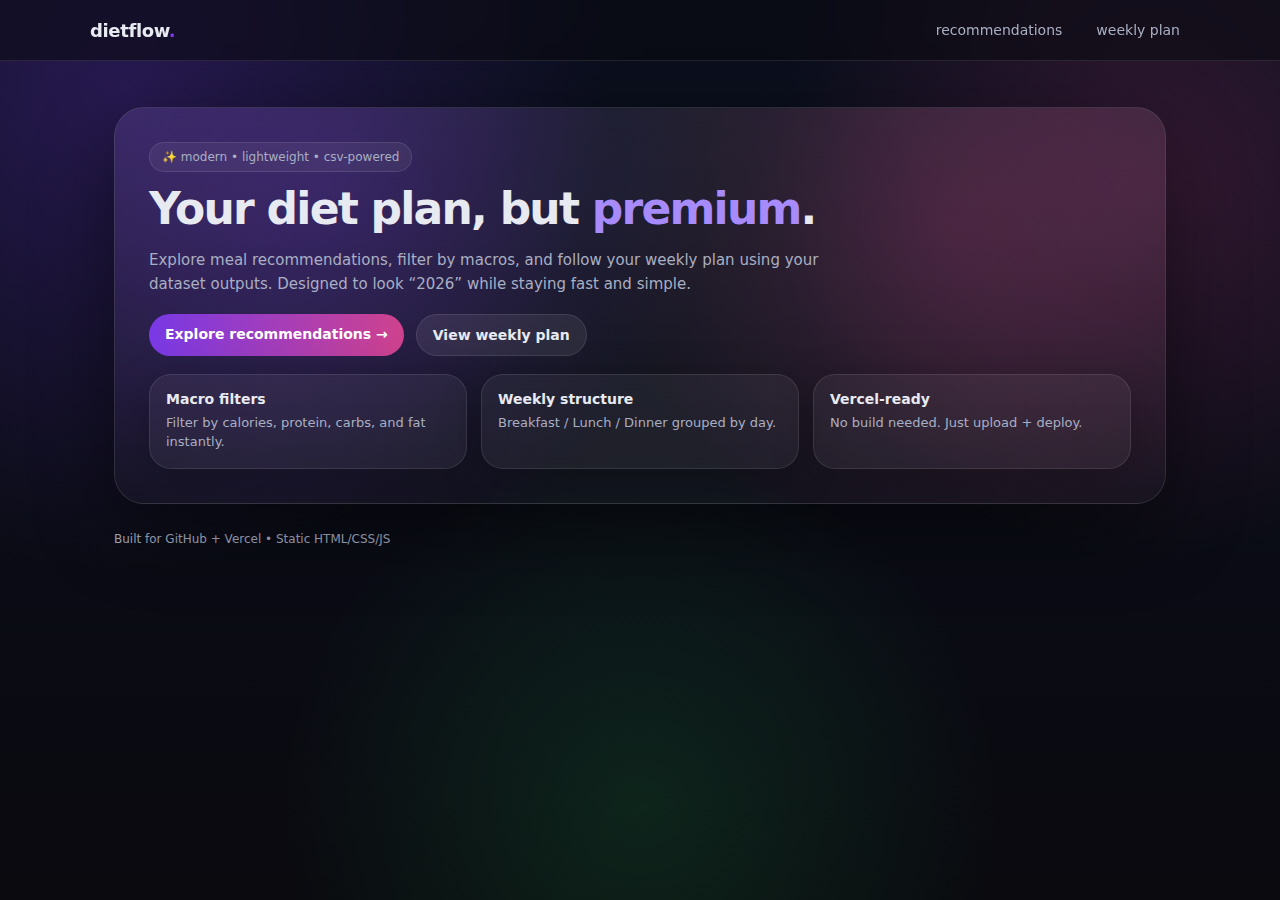
<file: index.html>
<!doctype html>
<html lang="en">
<head>
  <meta charset="utf-8"/>
  <meta name="viewport" content="width=device-width,initial-scale=1"/>
  <title>DietFlow — Smart Diet Recommendations</title>
  <link rel="stylesheet" href="./assets/style.css"/>
</head>
<body>
  <header>
    <div class="container nav">
      <div class="brand">dietflow<span>.</span></div>
      <div class="links">
        <a href="./recommendations.html">recommendations</a>
        <a href="./plan.html">weekly plan</a>
      </div>
    </div>
  </header>

  <main class="container">
    <section class="hero">
      <div class="badge">✨ modern • lightweight • csv-powered</div>
      <h1>Your diet plan, but <span class="accent">premium</span>.</h1>
      <p class="sub">
        Explore meal recommendations, filter by macros, and follow your weekly plan using your dataset outputs.
        Designed to look “2026” while staying fast and simple.
      </p>
      <div class="actions">
        <a class="btn primary" href="./recommendations.html">Explore recommendations →</a>
        <a class="btn secondary" href="./plan.html">View weekly plan</a>
      </div>

      <div class="grid">
        <div class="card">
          <h3>Macro filters</h3>
          <p>Filter by calories, protein, carbs, and fat instantly.</p>
        </div>
        <div class="card">
          <h3>Weekly structure</h3>
          <p>Breakfast / Lunch / Dinner grouped by day.</p>
        </div>
        <div class="card">
          <h3>Vercel-ready</h3>
          <p>No build needed. Just upload + deploy.</p>
        </div>
      </div>
    </section>

    <div class="footer">Built for GitHub + Vercel • Static HTML/CSS/JS</div>
  </main>
</body>
</html>
</file>
<file: assets/style.css>
:root{
  --bg1:#0b0f1e;
  --bg2:#0a0a0f;
  --glass: rgba(255,255,255,.06);
  --glass2: rgba(255,255,255,.10);
  --stroke: rgba(255,255,255,.10);
  --text:#e8eaf2;
  --muted:#a9afc3;
  --brand:#7c3aed;
  --brand2:#22c55e;
  --brand3:#ec4899;
  --shadow: 0 24px 80px rgba(0,0,0,.45);
  --radius: 22px;
  --max: 1100px;
  font-synthesis-weight: none;
  text-rendering: optimizeLegibility;
}

*{ box-sizing:border-box; }
html,body{ height:100%; }
body{
  margin:0;
  color:var(--text);
  font-family: ui-sans-serif, system-ui, -apple-system, Segoe UI, Roboto, Inter, Arial;
  background:
    radial-gradient(1200px circle at 10% 10%, rgba(124,58,237,.25), transparent 40%),
    radial-gradient(900px circle at 90% 20%, rgba(236,72,153,.18), transparent 42%),
    radial-gradient(800px circle at 50% 90%, rgba(34,197,94,.14), transparent 45%),
    linear-gradient(180deg, var(--bg1), var(--bg2));
  overflow-x:hidden;
}

a{ color:inherit; text-decoration:none; }
.container{ max-width:var(--max); margin:0 auto; padding:24px; }

header{
  position:sticky; top:0; z-index:50;
  backdrop-filter: blur(16px);
  background: rgba(10,10,15,.55);
  border-bottom: 1px solid var(--stroke);
}

.nav{
  display:flex; align-items:center; justify-content:space-between;
  padding:14px 0;
}
.brand{
  font-weight:700; letter-spacing:-.02em; font-size:18px;
}
.brand span{ color: var(--brand); }
.links{ display:flex; gap:14px; align-items:center; font-size:14px; color:var(--muted); }
.links a{ padding:8px 10px; border-radius:999px; }
.links a:hover{ background: rgba(255,255,255,.06); color:var(--text); }

.hero{
  margin-top:22px;
  padding:34px;
  border: 1px solid var(--stroke);
  background: linear-gradient(180deg, rgba(255,255,255,.07), rgba(255,255,255,.03));
  border-radius: calc(var(--radius) + 8px);
  box-shadow: var(--shadow);
  position:relative;
  overflow:hidden;
}
.hero::before{
  content:"";
  position:absolute; inset:-2px;
  background:
    radial-gradient(700px circle at 20% 20%, rgba(124,58,237,.25), transparent 55%),
    radial-gradient(650px circle at 80% 30%, rgba(236,72,153,.20), transparent 55%);
  opacity:.85;
  pointer-events:none;
}
.hero > *{ position:relative; }
.badge{
  display:inline-flex; gap:8px; align-items:center;
  padding:7px 12px;
  border-radius:999px;
  border:1px solid var(--stroke);
  background: rgba(255,255,255,.06);
  color: var(--muted);
  font-size:12px;
}
h1{
  margin:14px 0 10px;
  font-size:44px;
  line-height:1.06;
  letter-spacing:-.04em;
}
h1 .accent{ color: #a78bfa; }
.sub{
  max-width:720px;
  color: var(--muted);
  font-size:15px;
  line-height:1.6;
}

.actions{ display:flex; gap:12px; flex-wrap:wrap; margin-top:18px; }
.btn{
  border:none; cursor:pointer;
  padding:12px 16px;
  border-radius:999px;
  font-weight:600;
  font-size:14px;
  transition: transform .15s ease, opacity .15s ease, background .2s ease;
}
.btn.primary{
  background: linear-gradient(90deg, rgba(124,58,237,.95), rgba(236,72,153,.85));
  color:white;
}
.btn.secondary{
  background: rgba(255,255,255,.08);
  color: var(--text);
  border: 1px solid var(--stroke);
}
.btn:hover{ transform: translateY(-1px); opacity:.95; }

.grid{
  display:grid;
  grid-template-columns: repeat(12, 1fr);
  gap:14px;
  margin-top:18px;
}
.card{
  grid-column: span 4;
  border:1px solid var(--stroke);
  background: rgba(255,255,255,.05);
  border-radius: var(--radius);
  padding:16px;
  box-shadow: 0 10px 40px rgba(0,0,0,.25);
}
.card h3{ margin:0 0 6px; font-size:14px; }
.card p{ margin:0; color: var(--muted); font-size:13px; line-height:1.5; }

@media (max-width: 900px){
  h1{ font-size:36px; }
  .card{ grid-column: span 12; }
}

.sectionTitle{
  margin:26px 0 10px;
  display:flex; align-items:baseline; justify-content:space-between;
}
.sectionTitle h2{ margin:0; font-size:22px; letter-spacing:-.02em; }
.sectionTitle .hint{ color:var(--muted); font-size:13px; }

.filters{
  border:1px solid var(--stroke);
  background: rgba(255,255,255,.05);
  border-radius: var(--radius);
  padding:16px;
}
.row{
  display:grid;
  grid-template-columns: repeat(12, 1fr);
  gap:12px;
}
.input, .select{
  grid-column: span 6;
  padding:12px 12px;
  border-radius: 14px;
  border: 1px solid var(--stroke);
  background: rgba(0,0,0,.18);
  color: var(--text);
  outline:none;
}
.select{ cursor:pointer; }
@media (max-width: 900px){
  .input,.select{ grid-column: span 12; }
}
.sliderWrap{ grid-column: span 6; }
.sliderWrap label{ display:flex; justify-content:space-between; font-size:12px; color:var(--muted); }
.sliderWrap input[type="range"]{ width:100%; accent-color: var(--brand); }

.cards{
  margin-top:14px;
  display:grid;
  grid-template-columns: repeat(12, 1fr);
  gap:14px;
}
.recipe{
  grid-column: span 4;
  border:1px solid var(--stroke);
  background: rgba(255,255,255,.05);
  border-radius: var(--radius);
  padding:16px;
  box-shadow: 0 16px 60px rgba(0,0,0,.28);
  transition: transform .18s ease;
}
.recipe:hover{ transform: translateY(-3px); }
.recipe .name{ font-weight:700; letter-spacing:-.01em; }
.recipe .cat{ margin-top:4px; font-size:12px; color:var(--muted); }
.chips{ display:flex; flex-wrap:wrap; gap:8px; margin-top:12px; }
.chip{
  font-size:12px;
  padding:6px 10px;
  border-radius:999px;
  border:1px solid var(--stroke);
  background: rgba(255,255,255,.06);
}
.score{
  border-color: rgba(167,139,250,.35);
  background: rgba(124,58,237,.18);
}
@media (max-width: 1100px){
  .recipe{ grid-column: span 6; }
}
@media (max-width: 700px){
  .recipe{ grid-column: span 12; }
}

.dayBlock{
  border:1px solid var(--stroke);
  background: rgba(255,255,255,.05);
  border-radius: var(--radius);
  padding:16px;
  margin-top:14px;
}
.meals3{
  margin-top:12px;
  display:grid;
  grid-template-columns: repeat(12, 1fr);
  gap:12px;
}
.mealCol{
  grid-column: span 4;
  border:1px solid rgba(255,255,255,.07);
  background: rgba(0,0,0,.12);
  border-radius: 18px;
  padding:12px;
}
.mealCol h4{ margin:0 0 8px; font-size:13px; color: var(--text); }
@media (max-width: 900px){
  .mealCol{ grid-column: span 12; }
}
.footer{
  margin:28px 0 24px;
  color: var(--muted);
  font-size:12px;
}
</file>
